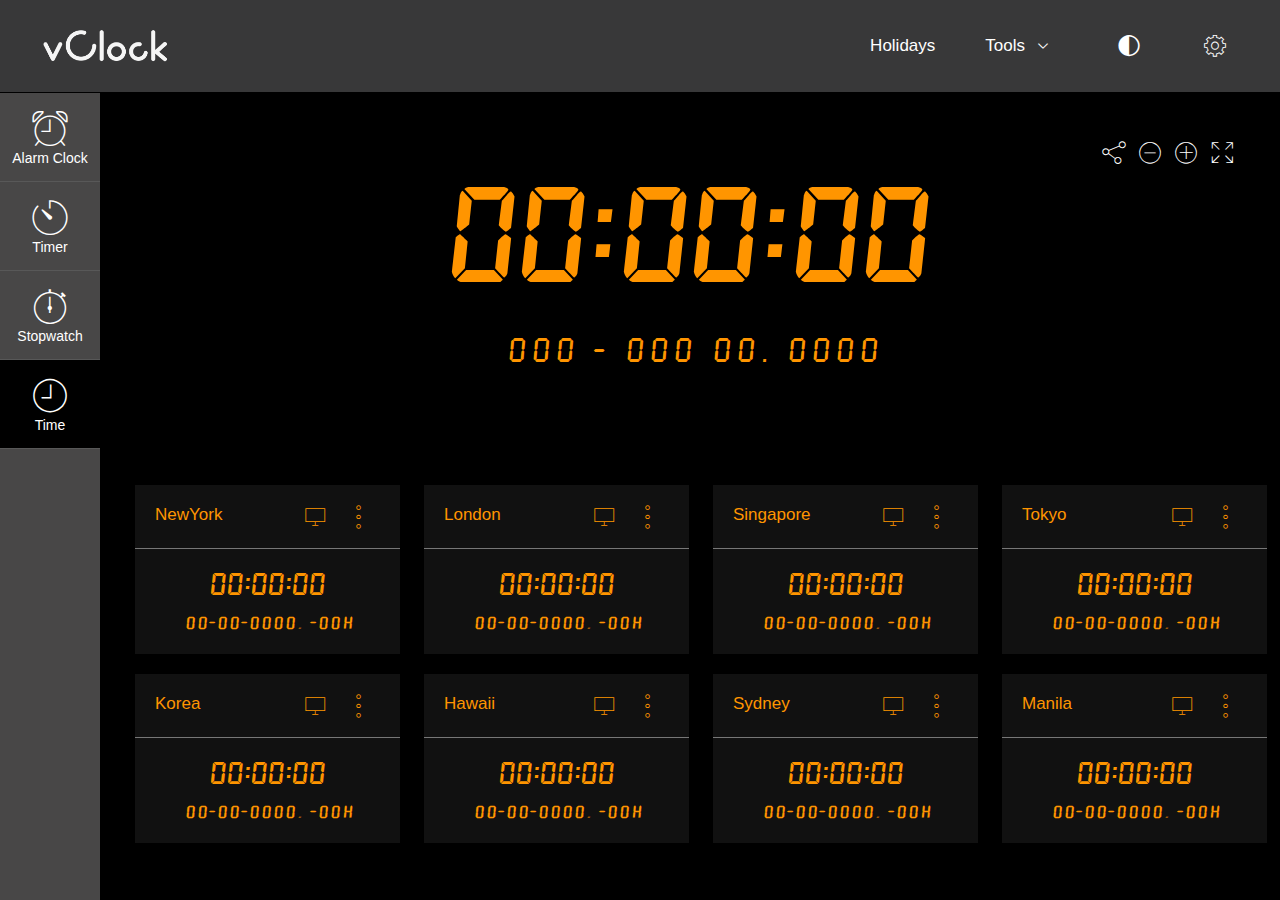
<file: index.html>
<!DOCTYPE html>
<html lang="en">

<head>
    <meta charset="UTF-8">
    <meta http-equiv="X-UA-Compatible" content="IE=edge">
    <meta name="viewport" content="width=device-width, initial-scale=1.0">
    <link rel="stylesheet" href="https://cdnjs.cloudflare.com/ajax/libs/font-awesome/6.0.0-beta3/css/all.min.css" integrity="sha512-Fo3rlrZj/k7ujTnHg4CGR2D7kSs0v4LLanw2qksYuRlEzO+tcaEPQogQ0KaoGN26/zrn20ImR1DfuLWnOo7aBA==" crossorigin="anonymous" referrerpolicy="no-referrer"
    />
    <link rel="stylesheet" href="./css/styleGlobal.css">
    <link rel="stylesheet" href="./css/styleForAll.css">
    <link rel="stylesheet" href="./css/styleTime.css">
    <link rel="stylesheet" href="./css/grid.css">
    <title>Time Now</title>
</head>

<body>

    <div id="overlayMobile">
    </div>

    <div id="heading">
        <a href="#">
            <img src="./img/logoImg.png" alt="" id="headingLogo">
        </a>
        <div id="headingRight">
            <ul class="textPrimary">
                <li class="headingRightItem">
                    <a href="#">
                        Holidays
                    </a>
                </li>
                <li class="headingRightItem dFlex">
                    Tools
                    <i class="icon ci-angle-down iconFont28"></i>
                    <ul id="toolList">
                        <li>
                            <a href="./html/alarm.html">Alarm Clock</a>
                        </li>
                        <li>
                            <a href="./html/timer.html">Timer</a>
                        </li>
                        <li>
                            <a href="./html/stopWatch.html">Stopwatch</a>
                        </li>
                        <li>
                            <a href="./html/time.html">Clock</a>
                        </li>
                    </ul>
                </li>
                <li class="headingRightItem dFlex">
                    <i class="icon ci-contrast iconFont28 iconHover"></i>
                </li>
                <li class="headingRightItem dFlex">
                    <i class="icon ci-config iconFont28 iconHover"></i>
                </li>
            </ul>
        </div>


    </div>

    <div id="setting">
        <p class="textPrimary">Settings</p>
        <div class="margin20"></div>
        <div class="line"></div>
        <div class="margin30"></div>

        <div class="settingOption">
            <p class="textSecond">Digital Font</p>
            <label class="switch">
                <input type="checkbox" checked>
                <span class="slider round"></span>
            </label>
        </div>
        <div class="settingOption">
            <p class="textSecond">12 Hours (AM/PM)</p>
            <label class="switch">
                <input type="checkbox" checked>
                <span class="slider round"></span>
            </label>
        </div>
        <div class="settingOption">
            <p class="textSecond">Show Date</p>
            <label class="switch">
                <input type="checkbox" checked>
                <span class="slider round"></span>
            </label>
        </div>
        <div class="settingOption">
            <p class="textSecond">Night Mode</p>
            <label class="switch">
                <input type="checkbox" checked>
                <span class="slider round"></span>
            </label>
        </div>
        <div class="settingColor">
            <p class="textSecond">Colors</p>
            <div id="colorList">
                <i class="ci-circle color1"></i>
                <i class="ci-circle ci-checkmark-outline color2"></i>
                <i class="ci-circle color3"></i>
                <i class="ci-circle color4"></i>
                <i class="ci-circle color5"></i>
            </div>
        </div>
    </div>

    <div id="navigation">
        <ul>
            <li class="navigationItem">
                <a href="./html/alarm.html">
                    <i class="icon ci-alarm navIcon"></i>
                    <p class="textThird">Alarm Clock</p>
                </a>
            </li>
            <li class="navigationItem">
                <a href="./html/timer.html">
                    <i class="icon ci-timer navIcon"></i>
                    <p class="textThird">Timer</p>
                </a>
            </li>
            <li class="navigationItem">
                <a href="./html/stopWatch.html">
                    <i class="icon ci-stopwatch navIcon"></i>
                    <p class="textThird">Stopwatch</p>
                </a>
            </li>
            <li class="navigationItem navActive">
                <a href="./html/time.html">
                    <i class="icon ci-clock navIcon"></i>
                    <p class="textThird">Time</p>
                </a>
            </li>
        </ul>
    </div>

    <div id="headingMobile">
        <i class="fas fa-bars icon iconFont28 iconHover" id="iconOpenBar"></i>
        <p class="textPrimary">Online Alarm Clock</p>
        <i class="icon ci-config iconFont28 iconHover"></i>
    </div>

    <div id="navigationMobile">

        <div class="navigationMobileChild">
            <img src="./img/logoImg.png" alt="" id="navigationMobileLogo">
            <i class="ci-close icon iconFont28 iconHover" id="iconCloseNavigationMobile"></i>
        </div>

        <a href="./html/alarm.html" class="navigationMobileChild navigationMobileHover">
            <i class="icon ci-alarm iconFont28"></i>
            <p class="textPrimary">Alarm Clock</p>
        </a>

        <a href="./html/timer.html" class="navigationMobileChild navigationMobileHover">
            <i class="icon ci-timer iconFont28"></i>
            <p class="textPrimary">Timer</p>
        </a>

        <a href="./html/stopWatch.html" class="navigationMobileChild navigationMobileHover">
            <i class="icon ci-stopwatch iconFont28"></i>
            <p class="textPrimary">Stopwatch</p>
        </a>

        <a href="./html/time.html" class="navigationMobileChild navigationMobileHover navigationMobileActive">
            <i class="icon ci-clock iconFont28"></i>
            <p class="textPrimary">Time</p>
        </a>

    </div>

    <div id="alarmContainer">

        <div class="tools">
            <i class="ci-share icon iconFont28 iconHover"></i>
            <i class="ci-less icon iconFont28 iconHover"></i>
            <i class="ci-plus2 icon iconFont28 iconHover"></i>
            <i class="ci-expand1 icon iconFont28 iconHover" id="iconFullScreen"></i>
        </div>

        <div class="alarmContainerTime color2">
            <div class="alarmContainerHour fontTime">00:00:00</div>
            <div class="alarmContainerDate fontDate">000 - 000 00. 0000</div>
        </div>

    </div>

    <div id="timeListCountry" class="row color2">
        <div class="col l-3 m-4 s-12 ">
            <div class="timeCountryHeading dFlex">
                <p class="textPrimary">NewYork</p>
                <i class="icon ci-monitor iconFont23"></i>
                <i class="icon ci-menu3 iconFont23"></i>
            </div>
            <div class="timeCountryBody" id="newyork">
                <div class="timeCountryBodyTime fontTime">00:00:00</div>
                <div class="timeCountryBodyDate fontDate">00-00-0000, -00H</div>
            </div>
        </div>
        <div class="col l-3 m-4 s-12 ">
            <div class="timeCountryHeading dFlex">
                <p class="textPrimary">London</p>
                <i class="icon ci-monitor iconFont23"></i>
                <i class="icon ci-menu3 iconFont23"></i>
            </div>
            <div class="timeCountryBody" id="london">
                <div class="timeCountryBodyTime fontTime">00:00:00</div>
                <div class="timeCountryBodyDate fontDate">00-00-0000, -00H</div>
            </div>
        </div>
        <div class="col l-3 m-4 s-12 ">
            <div class="timeCountryHeading dFlex">
                <p class="textPrimary">Singapore</p>
                <i class="icon ci-monitor iconFont23"></i>
                <i class="icon ci-menu3 iconFont23"></i>
            </div>
            <div class="timeCountryBody" id="singapore">
                <div class="timeCountryBodyTime fontTime">00:00:00</div>
                <div class="timeCountryBodyDate fontDate">00-00-0000, -00H</div>
            </div>
        </div>
        <div class="col l-3 m-4 s-12 ">
            <div class="timeCountryHeading dFlex">
                <p class="textPrimary">Tokyo</p>
                <i class="icon ci-monitor iconFont23"></i>
                <i class="icon ci-menu3 iconFont23"></i>
            </div>
            <div class="timeCountryBody" id="tokyo">
                <div class="timeCountryBodyTime fontTime">00:00:00</div>
                <div class="timeCountryBodyDate fontDate">00-00-0000, -00H</div>
            </div>
        </div>
        <div class="col l-3 m-4 s-12 ">
            <div class="timeCountryHeading dFlex">
                <p class="textPrimary">Korea</p>
                <i class="icon ci-monitor iconFont23"></i>
                <i class="icon ci-menu3 iconFont23"></i>
            </div>
            <div class="timeCountryBody" id="korea">
                <div class="timeCountryBodyTime fontTime">00:00:00</div>
                <div class="timeCountryBodyDate fontDate">00-00-0000, -00H</div>
            </div>
        </div>
        <div class="col l-3 m-4 s-12 ">
            <div class="timeCountryHeading dFlex">
                <p class="textPrimary">Hawaii</p>
                <i class="icon ci-monitor iconFont23"></i>
                <i class="icon ci-menu3 iconFont23"></i>
            </div>
            <div class="timeCountryBody" id="hawaii">
                <div class="timeCountryBodyTime fontTime">00:00:00</div>
                <div class="timeCountryBodyDate fontDate">00-00-0000, -00H</div>
            </div>
        </div>
        <div class="col l-3 m-4 s-12 ">
            <div class="timeCountryHeading dFlex">
                <p class="textPrimary">Sydney</p>
                <i class="icon ci-monitor iconFont23"></i>
                <i class="icon ci-menu3 iconFont23"></i>
            </div>
            <div class="timeCountryBody" id="sydney">
                <div class="timeCountryBodyTime fontTime">00:00:00</div>
                <div class="timeCountryBodyDate fontDate">00-00-0000, -00H</div>
            </div>
        </div>
        <div class="col l-3 m-4 s-12 ">
            <div class="timeCountryHeading dFlex">
                <p class="textPrimary">Manila</p>
                <i class="icon ci-monitor iconFont23"></i>
                <i class="icon ci-menu3 iconFont23"></i>
            </div>
            <div class="timeCountryBody" id="manila">
                <div class="timeCountryBodyTime fontTime">00:00:00</div>
                <div class="timeCountryBodyDate fontDate">00-00-0000, -00H</div>
            </div>
        </div>

    </div>

    <script src="./js/time.js"></script>
</body>

</html>
</file>
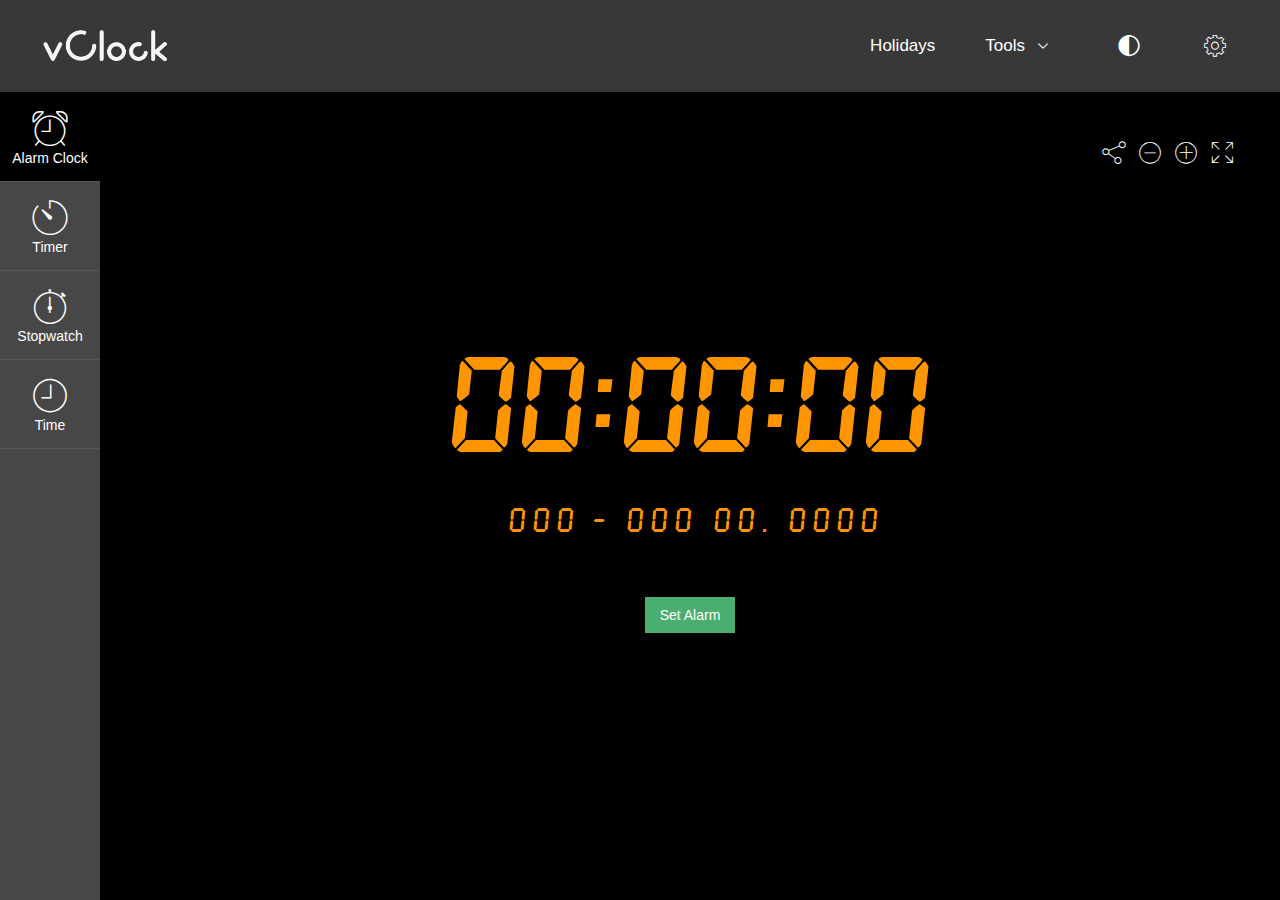
<file: html/alarm.html>
<!DOCTYPE html>
<html lang="en">

<head>
    <meta charset="UTF-8">
    <meta http-equiv="X-UA-Compatible" content="IE=edge">
    <meta name="viewport" content="width=device-width, initial-scale=1.0">
    <link rel="stylesheet" href="https://cdnjs.cloudflare.com/ajax/libs/font-awesome/6.0.0-beta3/css/all.min.css" integrity="sha512-Fo3rlrZj/k7ujTnHg4CGR2D7kSs0v4LLanw2qksYuRlEzO+tcaEPQogQ0KaoGN26/zrn20ImR1DfuLWnOo7aBA==" crossorigin="anonymous" referrerpolicy="no-referrer"
    />
    <link rel="stylesheet" href="../css/styleGlobal.css">
    <link rel="stylesheet" href="../css/styleForAll.css">
    <link rel="stylesheet" href="../css/styleAlarm.css">
    <link rel="stylesheet" href="../css/grid.css">
    <title>Alarm Clock</title>
</head>

<body>

    <div id="overlayEdit">
    </div>

    <div id="overlayNotice">
    </div>

    <div id="overlayMobile">
    </div>

    <div id="heading">
        <a href="#">
            <img src="../img/logoImg.png" alt="" id="headingLogo">
        </a>
        <div id="headingRight">
            <ul class="textPrimary">
                <li class="headingRightItem">
                    <a href="#">
                        Holidays
                    </a>
                </li>
                <li class="headingRightItem dFlex">
                    Tools
                    <i class="icon ci-angle-down iconFont28"></i>
                    <ul id="toolList">
                        <li>
                            <a href="./alarm.html">Alarm Clock</a>
                        </li>
                        <li>
                            <a href="./timer.html">Timer</a>
                        </li>
                        <li>
                            <a href="./stopWatch.html">Stopwatch</a>
                        </li>
                        <li>
                            <a href="./time.html">Clock</a>
                        </li>
                    </ul>
                </li>
                <li class="headingRightItem dFlex">
                    <i class="icon ci-contrast iconFont28 iconHover"></i>
                </li>
                <li class="headingRightItem dFlex">
                    <i class="icon ci-config iconFont28 iconHover"></i>
                </li>
            </ul>
        </div>


    </div>

    <div id="setting">
        <p class="textPrimary">Settings</p>
        <div class="margin20"></div>
        <div class="line"></div>
        <div class="margin30"></div>

        <div class="settingOption">
            <p class="textSecond">Digital Font</p>
            <label class="switch">
                <input type="checkbox" checked>
                <span class="slider round"></span>
            </label>
        </div>
        <div class="settingOption">
            <p class="textSecond">12 Hours (AM/PM)</p>
            <label class="switch">
                <input type="checkbox" checked>
                <span class="slider round"></span>
            </label>
        </div>
        <div class="settingOption">
            <p class="textSecond">Show Date</p>
            <label class="switch">
                <input type="checkbox" checked>
                <span class="slider round"></span>
            </label>
        </div>
        <div class="settingOption">
            <p class="textSecond">Night Mode</p>
            <label class="switch">
                <input type="checkbox" checked>
                <span class="slider round"></span>
            </label>
        </div>
        <div class="settingColor">
            <p class="textSecond">Colors</p>
            <div id="colorList">
                <i class="ci-circle color1"></i>
                <i class="ci-circle ci-checkmark-outline color2"></i>
                <i class="ci-circle color3"></i>
                <i class="ci-circle color4"></i>
                <i class="ci-circle color5"></i>
            </div>
        </div>
    </div>

    <div id="navigation">
        <ul>
            <li class="navigationItem navActive">
                <a href="./alarm.html">
                    <i class="icon ci-alarm navIcon"></i>
                    <p class="textThird">Alarm Clock</p>
                </a>
            </li>
            <li class="navigationItem">
                <a href="./timer.html">
                    <i class="icon ci-timer navIcon"></i>
                    <p class="textThird">Timer</p>
                </a>
            </li>
            <li class="navigationItem">
                <a href="./stopWatch.html">
                    <i class="icon ci-stopwatch navIcon"></i>
                    <p class="textThird">Stopwatch</p>
                </a>
            </li>
            <li class="navigationItem">
                <a href="./time.html">
                    <i class="icon ci-clock navIcon"></i>
                    <p class="textThird">Time</p>
                </a>
            </li>
        </ul>
    </div>

    <div id="headingMobile">
        <i class="fas fa-bars icon iconFont28 iconHover" id="iconOpenBar"></i>
        <p class="textPrimary">Online Alarm Clock</p>
        <i class="icon ci-config iconFont28 iconHover"></i>
    </div>

    <div id="navigationMobile">

        <div class="navigationMobileChild">
            <img src="../img/logoImg.png" alt="" id="navigationMobileLogo">
            <i class="ci-close icon iconFont28 iconHover" id="iconCloseNavigationMobile"></i>
        </div>

        <a href="./alarm.html" class="navigationMobileChild navigationMobileHover navigationMobileActive">
            <i class="icon ci-alarm iconFont28"></i>
            <p class="textPrimary">Alarm Clock</p>
        </a>

        <a href="./timer.html" class="navigationMobileChild navigationMobileHover">
            <i class="icon ci-timer iconFont28"></i>
            <p class="textPrimary">Timer</p>
        </a>

        <a href="./stopWatch.html" class="navigationMobileChild navigationMobileHover">
            <i class="icon ci-stopwatch iconFont28"></i>
            <p class="textPrimary">Stopwatch</p>
        </a>

        <a href="./time.html" class="navigationMobileChild navigationMobileHover">
            <i class="icon ci-clock iconFont28"></i>
            <p class="textPrimary">Time</p>
        </a>

    </div>

    <div id="alarmContainer">

        <div class="tools">
            <i class="ci-share icon iconFont28 iconHover"></i>
            <i class="ci-less icon iconFont28 iconHover"></i>
            <i class="ci-plus2 icon iconFont28 iconHover"></i>
            <i class="ci-expand1 icon iconFont28 iconHover" id="iconFullScreen"></i>
        </div>

        <div class="alarmContainerTime color2">
            <div class="alarmContainerHour fontTime">00:00:00</div>
            <div class="alarmContainerDate fontDate">000 - 000 00. 0000</div>
            <div id="btnSetAlarm" class="button buttonColor1">Set Alarm</div>
        </div>

        <div class="alarmContainerNotice color2">
            <p class="alarmContainerTitleNotice margin0auto">Alarm</p>
            <div class="alarmContainerTimeSet margin0auto">
                <i class="icon ci-alarm navIcon margin0auto"></i>
                <p id="timeAlarm" class="alarmContainerTimeText fontTime margin0auto">00:00</p>
            </div>
            <div class="alarmContainerTimeSet margin0auto">
                <i class="icon ci-timer iconFont23"></i>
                <span class="alarmContainerTimeCount fontTime">00:00:00</span>
            </div>
            <button id="btnStopAlarm" class="button buttonColor4 margin0auto" style="width: 100px">Stop Alarm</button>
        </div>
    </div>

    <div id="editAlarm">
        <div class="modalHeader">
            <p class="modalTitle">Edit Alarm</p>
            <i class="ci-close icon iconFont28 iconHover" id="iconClose"></i>
        </div>
        <div class="modalBody">
            <div class="row">
                <div class="col l-6 m-6 s-12">
                    <p class="textSecond">Hours</p>
                    <div class="margin10"></div>
                    <div class="inputGroup">
                        <button class="buttonSecond" id="btnDecreaseHour">
                            <i class="ci-arrow-left icon"></i>
                        </button>
                        <select name="" id="setHour" class="formSelect">
                            <option value="00">00</option>
                            <option value="01">01</option>
                            <option value="02">02</option>
                            <option value="03">03</option>
                            <option value="04">04</option>
                            <option value="05">05</option>
                            <option value="06">06</option>
                            <option value="07">07</option>
                            <option value="08">08</option>
                            <option value="09">09</option>
                            <option value="10">10</option>
                            <option value="11">11</option>
                            <option value="12">12</option>
                            <option value="13">13</option>
                            <option value="14">14</option>
                            <option value="15">15</option>
                            <option value="16">16</option>
                            <option value="17">17</option>
                            <option value="18">18</option>
                            <option value="19">19</option>
                            <option value="20">20</option>
                            <option value="21">21</option>
                            <option value="22">22</option>
                            <option value="23">23</option>
                        </select>
                        <button class="buttonSecond" id="btnIncreaseHour">
                            <i class="ci-arrow-right icon"></i>
                        </button>
                    </div>
                </div>
                <div class="col l-6 m-6 s-12">
                    <p class="textSecond">Minutes</p>
                    <div class="margin10"></div>
                    <div class="inputGroup">
                        <button class="buttonSecond" id="btnDecreaseMinute">
                            <i class="ci-arrow-left icon"></i>
                        </button>
                        <select name="" id="setMinute" class="formSelect">
                            <option value="00">00</option>
                            <option value="01">01</option>
                            <option value="02">02</option>
                            <option value="03">03</option>
                            <option value="04">04</option>
                            <option value="05">05</option>
                            <option value="06">06</option>
                            <option value="07">07</option>
                            <option value="08">08</option>
                            <option value="09">09</option>
                            <option value="10">10</option>
                            <option value="11">11</option>
                            <option value="12">12</option>
                            <option value="13">13</option>
                            <option value="14">14</option>
                            <option value="15">15</option>
                            <option value="16">16</option>
                            <option value="17">17</option>
                            <option value="18">18</option>
                            <option value="19">19</option>
                            <option value="20">20</option>
                            <option value="21">21</option>
                            <option value="22">22</option>
                            <option value="23">23</option>
                            <option value="24">24</option>
                            <option value="25">25</option>
                            <option value="26">26</option>
                            <option value="27">27</option>
                            <option value="28">28</option>
                            <option value="29">29</option>
                            <option value="30">30</option>
                            <option value="31">31</option>
                            <option value="32">32</option>
                            <option value="33">33</option>
                            <option value="34">34</option>
                            <option value="35">35</option>
                            <option value="36">36</option>
                            <option value="37">37</option>
                            <option value="38">38</option>
                            <option value="39">39</option>
                            <option value="40">40</option>
                            <option value="41">41</option>
                            <option value="42">42</option>
                            <option value="43">43</option>
                            <option value="44">44</option>
                            <option value="45">45</option>
                            <option value="46">46</option>
                            <option value="47">47</option>
                            <option value="48">48</option>
                            <option value="49">49</option>
                            <option value="50">50</option>
                            <option value="51">51</option>
                            <option value="52">52</option>
                            <option value="53">53</option>
                            <option value="54">54</option>
                            <option value="55">55</option>
                            <option value="56">56</option>
                            <option value="57">57</option>
                            <option value="58">58</option>
                            <option value="59">59</option>
                        </select>
                        <button class="buttonSecond" id="btnIncreaseMinute">
                            <i class="ci-arrow-right icon"></i>
                        </button>
                    </div>
                </div>
            </div>
            <div class="margin20"></div>
            <div class="row">
                <div class="col l-7 m-7 s-7">
                    <p class="textSecond">Sounds</p>
                    <div class="margin10"></div>
                    <div class="dFlex">
                        <select name="" id="setSound" class="formSelect">
                            <option>Bells</option>
                            <option>Piano</option>
                            <option>School</option>
                        </select>
                        <button class="buttonSecond" id="btnPlay">
                            <i class="ci-play-outline" id="iconPlay"></i>
                        </button>
                        <button class="buttonSecond" style="margin-left: 4px">
                            <i class="ci-more"></i>
                        </button>
                    </div>
                </div>
                <div class="col l-5 m-5 s-5 repeatDiv">
                    <div class="margin30"></div>
                    <div class="dFlex" style="height:44px">
                        <input type="checkbox" name="repeatSound" id="repeatSound" class="repeatSound">
                        <label for="repeatSound" class="repeatSound">
                            <p class="textPrimary">Repeat Sound</p>
                        </label>
                    </div>
                </div>
            </div>
            <div class="margin20"></div>
            <div class="dFlex" style="flex-direction: column;">
                <p class="textSecond">Title</p>
                <div class="margin10"></div>
                <input type="text" id="titleEdit" class="formSelect" placeholder="Alarm" value="Alarm">
            </div>

        </div>
        <div class="modalFooter">
            <button class="button color6" id="btnTest">Test</button>
            <div>
                <button class="button color6" id="buttonClose">Cancel</button>
                <button id="btnStart" class="button buttonColor1 color1">Start</button>

            </div>
        </div>
    </div>

    <div id="noticeAlarm">
        <div class="modalHeader">
            <p class="modalTitle">Alarm</p>
            <i class="ci-close icon iconFont28 iconHover" id="iconCloseNotice"></i>
        </div>
        <div class="modalBody dFlex">
            <div class="iCircle dFlex">
                <i class="icon ci-alarm"></i>
            </div>
            <div class="margin30"></div>
            <div id="titleNotice" class="modalTitle margin0auto"></div>
            <div class="margin20"></div>
            <div id="hourNotice" class="modalTitle margin0auto"></div>
            <div class="margin20"></div>
        </div>
        <div class="modalFooter dFlex">
            <button class="button buttonColor4 margin0auto" id="btnCloseNotice">OK</button>
        </div>
    </div>

    <audio src="../sounds/bells.mp3"></audio>

    <script src="../js/alarm.js"></script>
</body>

</html>
</file>
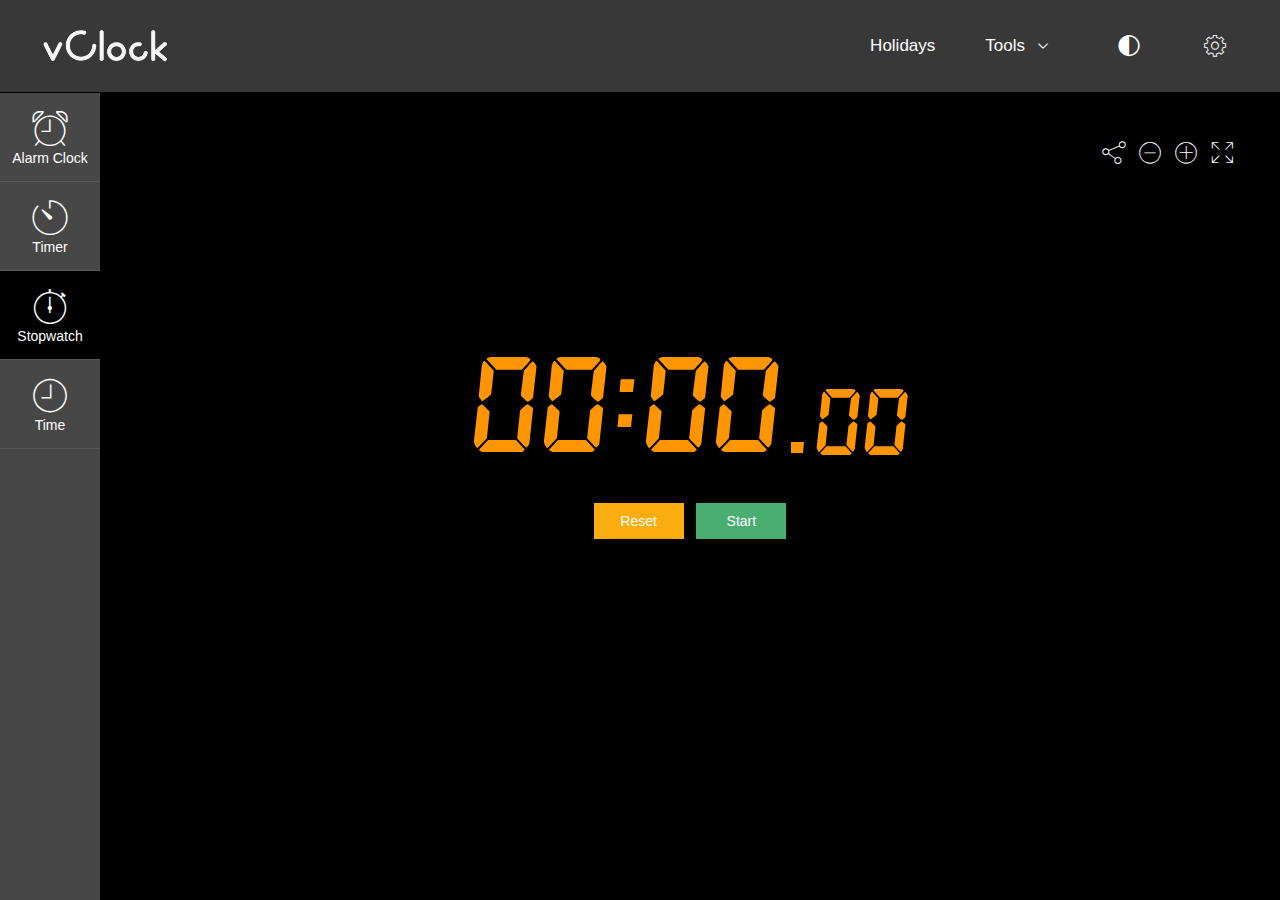
<file: html/stopWatch.html>
<!DOCTYPE html>
<html lang="en">

<head>
    <meta charset="UTF-8">
    <meta http-equiv="X-UA-Compatible" content="IE=edge">
    <meta name="viewport" content="width=device-width, initial-scale=1.0">
    <link rel="stylesheet" href="https://cdnjs.cloudflare.com/ajax/libs/font-awesome/6.0.0-beta3/css/all.min.css" integrity="sha512-Fo3rlrZj/k7ujTnHg4CGR2D7kSs0v4LLanw2qksYuRlEzO+tcaEPQogQ0KaoGN26/zrn20ImR1DfuLWnOo7aBA==" crossorigin="anonymous" referrerpolicy="no-referrer"
    />
    <link rel="stylesheet" href="../css/styleGlobal.css">
    <link rel="stylesheet" href="../css/styleForAll.css">
    <link rel="stylesheet" href="../css/styleStopWatch.css">
    <link rel="stylesheet" href="../css/grid.css">
    <title>Stop Watch</title>
</head>

<body>

    <div id="overlayMobile">
    </div>

    <div id="heading">
        <a href="#">
            <img src="../img/logoImg.png" alt="" id="headingLogo">
        </a>
        <div id="headingRight">
            <ul class="textPrimary">
                <li class="headingRightItem">
                    <a href="#">
                        Holidays
                    </a>
                </li>
                <li class="headingRightItem dFlex">
                    Tools
                    <i class="icon ci-angle-down iconFont28"></i>
                    <ul id="toolList">
                        <li>
                            <a href="./alarm.html">Alarm Clock</a>
                        </li>
                        <li>
                            <a href="./timer.html">Timer</a>
                        </li>
                        <li>
                            <a href="./stopWatch.html">Stopwatch</a>
                        </li>
                        <li>
                            <a href="./time.html">Clock</a>
                        </li>
                    </ul>
                </li>
                <li class="headingRightItem dFlex">
                    <i class="icon ci-contrast iconFont28 iconHover"></i>
                </li>
                <li class="headingRightItem dFlex">
                    <i class="icon ci-config iconFont28 iconHover"></i>
                </li>
            </ul>
        </div>


    </div>

    <div id="setting">
        <p class="textPrimary">Settings</p>
        <div class="margin20"></div>
        <div class="line"></div>
        <div class="margin30"></div>

        <div class="settingOption">
            <p class="textSecond">Digital Font</p>
            <label class="switch">
                <input type="checkbox" checked>
                <span class="slider round"></span>
            </label>
        </div>
        <div class="settingOption">
            <p class="textSecond">Night Mode</p>
            <label class="switch">
                <input type="checkbox" checked>
                <span class="slider round"></span>
            </label>
        </div>
        <div class="settingColor">
            <p class="textSecond">Colors</p>
            <div id="colorList">
                <i class="ci-circle color1"></i>
                <i class="ci-circle ci-checkmark-outline color2"></i>
                <i class="ci-circle color3"></i>
                <i class="ci-circle color4"></i>
                <i class="ci-circle color5"></i>
            </div>
        </div>
    </div>

    <div id="navigation">
        <ul>
            <li class="navigationItem">
                <a href="./alarm.html">
                    <i class="icon ci-alarm navIcon"></i>
                    <p class="textThird">Alarm Clock</p>
                </a>
            </li>
            <li class="navigationItem">
                <a href="./timer.html">
                    <i class="icon ci-timer navIcon"></i>
                    <p class="textThird">Timer</p>
                </a>
            </li>
            <li class="navigationItem navActive">
                <a href="./stopWatch.html">
                    <i class="icon ci-stopwatch navIcon"></i>
                    <p class="textThird">Stopwatch</p>
                </a>
            </li>
            <li class="navigationItem">
                <a href="./time.html">
                    <i class="icon ci-clock navIcon"></i>
                    <p class="textThird">Time</p>
                </a>
            </li>
        </ul>
    </div>

    <div id="headingMobile">
        <i class="fas fa-bars icon iconFont28 iconHover" id="iconOpenBar"></i>
        <p class="textPrimary">Online Alarm Clock</p>
        <i class="icon ci-config iconFont28 iconHover"></i>
    </div>

    <div id="navigationMobile">

        <div class="navigationMobileChild">
            <img src="../img/logoImg.png" alt="" id="navigationMobileLogo">
            <i class="ci-close icon iconFont28 iconHover" id="iconCloseNavigationMobile"></i>
        </div>

        <a href="./alarm.html" class="navigationMobileChild navigationMobileHover">
            <i class="icon ci-alarm iconFont28"></i>
            <p class="textPrimary">Alarm Clock</p>
        </a>

        <a href="./timer.html" class="navigationMobileChild navigationMobileHover">
            <i class="icon ci-timer iconFont28"></i>
            <p class="textPrimary">Timer</p>
        </a>

        <a href="./stopWatch.html" class="navigationMobileChild navigationMobileHover navigationMobileActive">
            <i class="icon ci-stopwatch iconFont28"></i>
            <p class="textPrimary">Stopwatch</p>
        </a>

        <a href="./time.html" class="navigationMobileChild navigationMobileHover">
            <i class="icon ci-clock iconFont28"></i>
            <p class="textPrimary">Time</p>
        </a>

    </div>

    <div id="alarmContainer">

        <div class="tools">
            <i class="ci-share icon iconFont28 iconHover"></i>
            <i class="ci-less icon iconFont28 iconHover"></i>
            <i class="ci-plus2 icon iconFont28 iconHover"></i>
            <i class="ci-expand1 icon iconFont28 iconHover" id="iconFullScreen"></i>
        </div>

        <div class="alarmContainerTime color2">
            <div class="timeCount fontTime">
                <span id="minute">00</span>:<span id="second">00</span>.<span id="milisecond">00</span>
            </div>
            <button id="btnReset" class="button buttonColor3">Reset</button>
            <button id="btnStart" class="button buttonColor1">Start</button>
        </div>

        <table class="timeLap color2">
            <thead id="headerListLap" class="fontDate">
            </thead>
            <tbody id="listLap" class="fontTime">
            </tbody>
        </table>

    </div>

    <script src="../js/stopwatch.js"></script>
</body>

</html>
</file>
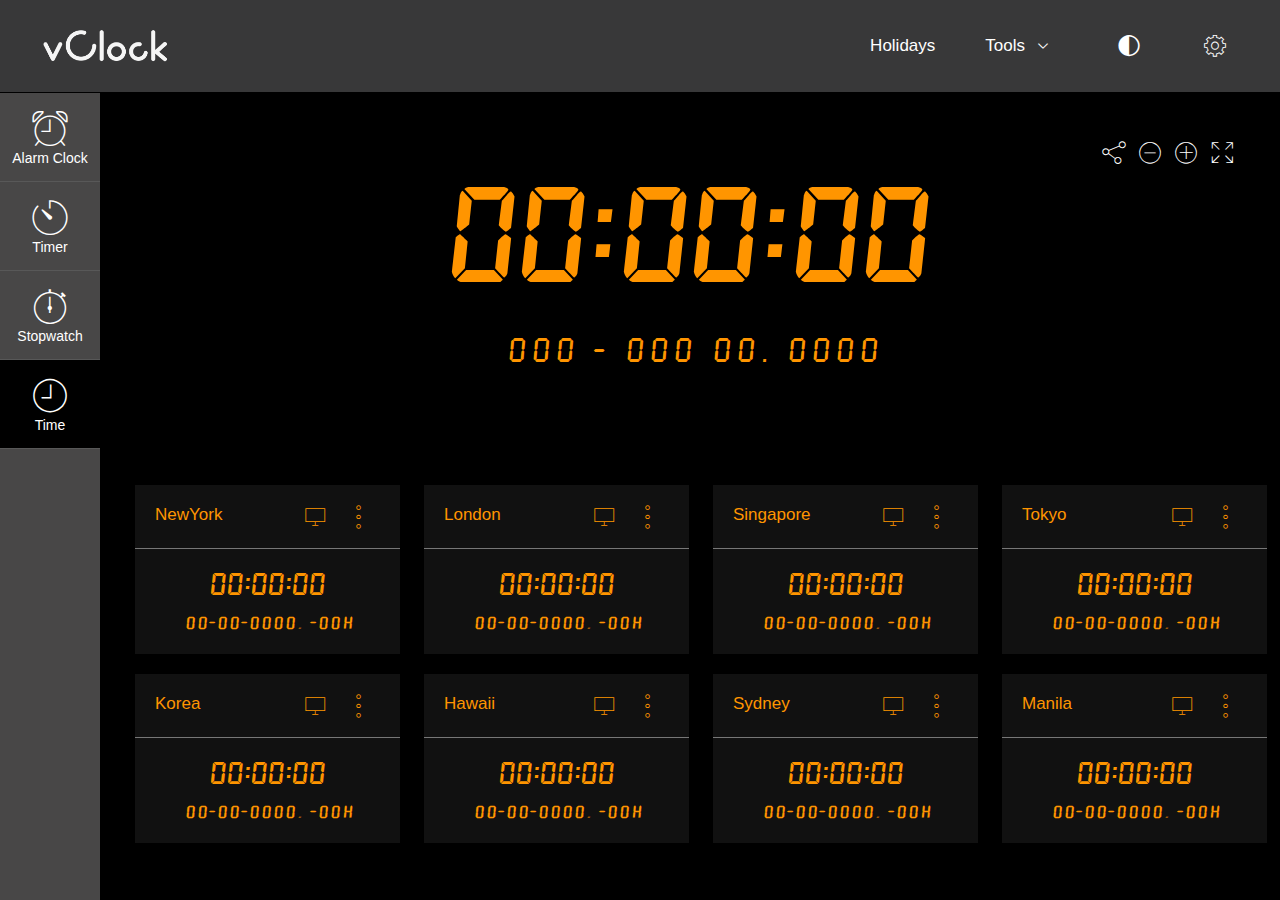
<file: html/time.html>
<!DOCTYPE html>
<html lang="en">

<head>
    <meta charset="UTF-8">
    <meta http-equiv="X-UA-Compatible" content="IE=edge">
    <meta name="viewport" content="width=device-width, initial-scale=1.0">
    <link rel="stylesheet" href="https://cdnjs.cloudflare.com/ajax/libs/font-awesome/6.0.0-beta3/css/all.min.css" integrity="sha512-Fo3rlrZj/k7ujTnHg4CGR2D7kSs0v4LLanw2qksYuRlEzO+tcaEPQogQ0KaoGN26/zrn20ImR1DfuLWnOo7aBA==" crossorigin="anonymous" referrerpolicy="no-referrer"
    />
    <link rel="stylesheet" href="../css/styleGlobal.css">
    <link rel="stylesheet" href="../css/styleForAll.css">
    <link rel="stylesheet" href="../css/styleTime.css">
    <link rel="stylesheet" href="../css/grid.css">
    <title>Time Now</title>
</head>

<body>

    <div id="overlayMobile">
    </div>

    <div id="heading">
        <a href="#">
            <img src="../img/logoImg.png" alt="" id="headingLogo">
        </a>
        <div id="headingRight">
            <ul class="textPrimary">
                <li class="headingRightItem">
                    <a href="#">
                        Holidays
                    </a>
                </li>
                <li class="headingRightItem dFlex">
                    Tools
                    <i class="icon ci-angle-down iconFont28"></i>
                    <ul id="toolList">
                        <li>
                            <a href="./alarm.html">Alarm Clock</a>
                        </li>
                        <li>
                            <a href="./timer.html">Timer</a>
                        </li>
                        <li>
                            <a href="./stopWatch.html">Stopwatch</a>
                        </li>
                        <li>
                            <a href="./time.html">Clock</a>
                        </li>
                    </ul>
                </li>
                <li class="headingRightItem dFlex">
                    <i class="icon ci-contrast iconFont28 iconHover"></i>
                </li>
                <li class="headingRightItem dFlex">
                    <i class="icon ci-config iconFont28 iconHover"></i>
                </li>
            </ul>
        </div>


    </div>

    <div id="setting">
        <p class="textPrimary">Settings</p>
        <div class="margin20"></div>
        <div class="line"></div>
        <div class="margin30"></div>

        <div class="settingOption">
            <p class="textSecond">Digital Font</p>
            <label class="switch">
                <input type="checkbox" checked>
                <span class="slider round"></span>
            </label>
        </div>
        <div class="settingOption">
            <p class="textSecond">12 Hours (AM/PM)</p>
            <label class="switch">
                <input type="checkbox" checked>
                <span class="slider round"></span>
            </label>
        </div>
        <div class="settingOption">
            <p class="textSecond">Show Date</p>
            <label class="switch">
                <input type="checkbox" checked>
                <span class="slider round"></span>
            </label>
        </div>
        <div class="settingOption">
            <p class="textSecond">Night Mode</p>
            <label class="switch">
                <input type="checkbox" checked>
                <span class="slider round"></span>
            </label>
        </div>
        <div class="settingColor">
            <p class="textSecond">Colors</p>
            <div id="colorList">
                <i class="ci-circle color1"></i>
                <i class="ci-circle ci-checkmark-outline color2"></i>
                <i class="ci-circle color3"></i>
                <i class="ci-circle color4"></i>
                <i class="ci-circle color5"></i>
            </div>
        </div>
    </div>

    <div id="navigation">
        <ul>
            <li class="navigationItem">
                <a href="./alarm.html">
                    <i class="icon ci-alarm navIcon"></i>
                    <p class="textThird">Alarm Clock</p>
                </a>
            </li>
            <li class="navigationItem">
                <a href="./timer.html">
                    <i class="icon ci-timer navIcon"></i>
                    <p class="textThird">Timer</p>
                </a>
            </li>
            <li class="navigationItem">
                <a href="./stopWatch.html">
                    <i class="icon ci-stopwatch navIcon"></i>
                    <p class="textThird">Stopwatch</p>
                </a>
            </li>
            <li class="navigationItem navActive">
                <a href="./time.html">
                    <i class="icon ci-clock navIcon"></i>
                    <p class="textThird">Time</p>
                </a>
            </li>
        </ul>
    </div>

    <div id="headingMobile">
        <i class="fas fa-bars icon iconFont28 iconHover" id="iconOpenBar"></i>
        <p class="textPrimary">Online Alarm Clock</p>
        <i class="icon ci-config iconFont28 iconHover"></i>
    </div>

    <div id="navigationMobile">

        <div class="navigationMobileChild">
            <img src="../img/logoImg.png" alt="" id="navigationMobileLogo">
            <i class="ci-close icon iconFont28 iconHover" id="iconCloseNavigationMobile"></i>
        </div>

        <a href="./alarm.html" class="navigationMobileChild navigationMobileHover">
            <i class="icon ci-alarm iconFont28"></i>
            <p class="textPrimary">Alarm Clock</p>
        </a>

        <a href="./timer.html" class="navigationMobileChild navigationMobileHover">
            <i class="icon ci-timer iconFont28"></i>
            <p class="textPrimary">Timer</p>
        </a>

        <a href="./stopWatch.html" class="navigationMobileChild navigationMobileHover">
            <i class="icon ci-stopwatch iconFont28"></i>
            <p class="textPrimary">Stopwatch</p>
        </a>

        <a href="./time.html" class="navigationMobileChild navigationMobileHover navigationMobileActive">
            <i class="icon ci-clock iconFont28"></i>
            <p class="textPrimary">Time</p>
        </a>

    </div>

    <div id="alarmContainer">

        <div class="tools">
            <i class="ci-share icon iconFont28 iconHover"></i>
            <i class="ci-less icon iconFont28 iconHover"></i>
            <i class="ci-plus2 icon iconFont28 iconHover"></i>
            <i class="ci-expand1 icon iconFont28 iconHover" id="iconFullScreen"></i>
        </div>

        <div class="alarmContainerTime color2">
            <div class="alarmContainerHour fontTime">00:00:00</div>
            <div class="alarmContainerDate fontDate">000 - 000 00. 0000</div>
        </div>

    </div>

    <div id="timeListCountry" class="row color2">
        <div class="col l-3 m-4 s-12 ">
            <div class="timeCountryHeading dFlex">
                <p class="textPrimary">NewYork</p>
                <i class="icon ci-monitor iconFont23"></i>
                <i class="icon ci-menu3 iconFont23"></i>
            </div>
            <div class="timeCountryBody" id="newyork">
                <div class="timeCountryBodyTime fontTime">00:00:00</div>
                <div class="timeCountryBodyDate fontDate">00-00-0000, -00H</div>
            </div>
        </div>
        <div class="col l-3 m-4 s-12 ">
            <div class="timeCountryHeading dFlex">
                <p class="textPrimary">London</p>
                <i class="icon ci-monitor iconFont23"></i>
                <i class="icon ci-menu3 iconFont23"></i>
            </div>
            <div class="timeCountryBody" id="london">
                <div class="timeCountryBodyTime fontTime">00:00:00</div>
                <div class="timeCountryBodyDate fontDate">00-00-0000, -00H</div>
            </div>
        </div>
        <div class="col l-3 m-4 s-12 ">
            <div class="timeCountryHeading dFlex">
                <p class="textPrimary">Singapore</p>
                <i class="icon ci-monitor iconFont23"></i>
                <i class="icon ci-menu3 iconFont23"></i>
            </div>
            <div class="timeCountryBody" id="singapore">
                <div class="timeCountryBodyTime fontTime">00:00:00</div>
                <div class="timeCountryBodyDate fontDate">00-00-0000, -00H</div>
            </div>
        </div>
        <div class="col l-3 m-4 s-12 ">
            <div class="timeCountryHeading dFlex">
                <p class="textPrimary">Tokyo</p>
                <i class="icon ci-monitor iconFont23"></i>
                <i class="icon ci-menu3 iconFont23"></i>
            </div>
            <div class="timeCountryBody" id="tokyo">
                <div class="timeCountryBodyTime fontTime">00:00:00</div>
                <div class="timeCountryBodyDate fontDate">00-00-0000, -00H</div>
            </div>
        </div>
        <div class="col l-3 m-4 s-12 ">
            <div class="timeCountryHeading dFlex">
                <p class="textPrimary">Korea</p>
                <i class="icon ci-monitor iconFont23"></i>
                <i class="icon ci-menu3 iconFont23"></i>
            </div>
            <div class="timeCountryBody" id="korea">
                <div class="timeCountryBodyTime fontTime">00:00:00</div>
                <div class="timeCountryBodyDate fontDate">00-00-0000, -00H</div>
            </div>
        </div>
        <div class="col l-3 m-4 s-12 ">
            <div class="timeCountryHeading dFlex">
                <p class="textPrimary">Hawaii</p>
                <i class="icon ci-monitor iconFont23"></i>
                <i class="icon ci-menu3 iconFont23"></i>
            </div>
            <div class="timeCountryBody" id="hawaii">
                <div class="timeCountryBodyTime fontTime">00:00:00</div>
                <div class="timeCountryBodyDate fontDate">00-00-0000, -00H</div>
            </div>
        </div>
        <div class="col l-3 m-4 s-12 ">
            <div class="timeCountryHeading dFlex">
                <p class="textPrimary">Sydney</p>
                <i class="icon ci-monitor iconFont23"></i>
                <i class="icon ci-menu3 iconFont23"></i>
            </div>
            <div class="timeCountryBody" id="sydney">
                <div class="timeCountryBodyTime fontTime">00:00:00</div>
                <div class="timeCountryBodyDate fontDate">00-00-0000, -00H</div>
            </div>
        </div>
        <div class="col l-3 m-4 s-12 ">
            <div class="timeCountryHeading dFlex">
                <p class="textPrimary">Manila</p>
                <i class="icon ci-monitor iconFont23"></i>
                <i class="icon ci-menu3 iconFont23"></i>
            </div>
            <div class="timeCountryBody" id="manila">
                <div class="timeCountryBodyTime fontTime">00:00:00</div>
                <div class="timeCountryBodyDate fontDate">00-00-0000, -00H</div>
            </div>
        </div>

    </div>

    <script src="../js/time.js"></script>
</body>

</html>
</file>
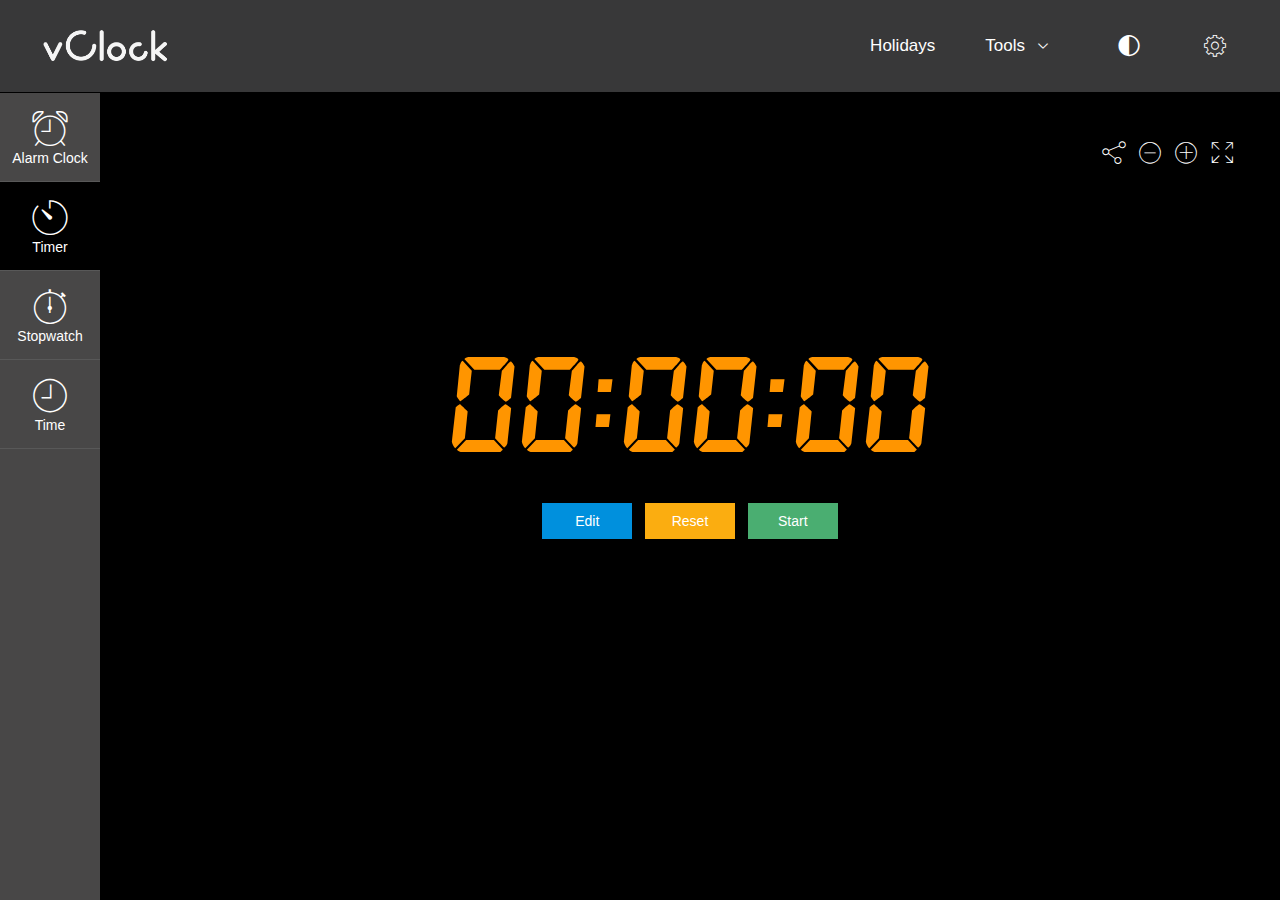
<file: html/timer.html>
<!DOCTYPE html>
<html lang="en">

<head>
    <meta charset="UTF-8">
    <meta http-equiv="X-UA-Compatible" content="IE=edge">
    <meta name="viewport" content="width=device-width, initial-scale=1.0">
    <link rel="stylesheet" href="https://cdnjs.cloudflare.com/ajax/libs/font-awesome/6.0.0-beta3/css/all.min.css" integrity="sha512-Fo3rlrZj/k7ujTnHg4CGR2D7kSs0v4LLanw2qksYuRlEzO+tcaEPQogQ0KaoGN26/zrn20ImR1DfuLWnOo7aBA==" crossorigin="anonymous" referrerpolicy="no-referrer"
    />
    <link rel="stylesheet" href="../css/styleGlobal.css">
    <link rel="stylesheet" href="../css/styleForAll.css">
    <link rel="stylesheet" href="../css/styleTimer.css">
    <link rel="stylesheet" href="../css/grid.css">
    <title>Timer</title>
</head>

<body>
    <div id="overlayEdit">
    </div>

    <div id="overlayNotice">
    </div>

    <div id="overlayMobile">
    </div>

    <div id="heading">
        <a href="#">
            <img src="../img/logoImg.png" alt="" id="headingLogo">
        </a>
        <div id="headingRight">
            <ul class="textPrimary">
                <li class="headingRightItem">
                    <a href="#">
                        Holidays
                    </a>
                </li>
                <li class="headingRightItem dFlex">
                    Tools
                    <i class="icon ci-angle-down iconFont28"></i>
                    <ul id="toolList">
                        <li>
                            <a href="./alarm.html">Alarm Clock</a>
                        </li>
                        <li>
                            <a href="./timer.html">Timer</a>
                        </li>
                        <li>
                            <a href="./stopWatch.html">Stopwatch</a>
                        </li>
                        <li>
                            <a href="./time.html">Clock</a>
                        </li>
                    </ul>
                </li>
                <li class="headingRightItem dFlex">
                    <i class="icon ci-contrast iconFont28 iconHover"></i>
                </li>
                <li class="headingRightItem dFlex">
                    <i class="icon ci-config iconFont28 iconHover"></i>
                </li>
            </ul>
        </div>


    </div>

    <div id="setting">
        <p class="textPrimary">Settings</p>
        <div class="margin20"></div>
        <div class="line"></div>
        <div class="margin30"></div>

        <div class="settingOption">
            <p class="textSecond">Digital Font</p>
            <label class="switch">
                <input type="checkbox" checked>
                <span class="slider round"></span>
            </label>
        </div>

        <div class="settingOption">
            <p class="textSecond">Night Mode</p>
            <label class="switch">
                <input type="checkbox" checked>
                <span class="slider round"></span>
            </label>
        </div>
        <div class="settingColor">
            <p class="textSecond">Colors</p>
            <div id="colorList">
                <i class="ci-circle color1"></i>
                <i class="ci-circle ci-checkmark-outline color2"></i>
                <i class="ci-circle color3"></i>
                <i class="ci-circle color4"></i>
                <i class="ci-circle color5"></i>
            </div>
        </div>
    </div>

    <div id="navigation">
        <ul>
            <li class="navigationItem">
                <a href="./alarm.html">
                    <i class="icon ci-alarm navIcon"></i>
                    <p class="textThird">Alarm Clock</p>
                </a>
            </li>
            <li class="navigationItem navActive">
                <a href="./timer.html">
                    <i class="icon ci-timer navIcon"></i>
                    <p class="textThird">Timer</p>
                </a>
            </li>
            <li class="navigationItem">
                <a href="./stopWatch.html">
                    <i class="icon ci-stopwatch navIcon"></i>
                    <p class="textThird">Stopwatch</p>
                </a>
            </li>
            <li class="navigationItem">
                <a href="./time.html">
                    <i class="icon ci-clock navIcon"></i>
                    <p class="textThird">Time</p>
                </a>
            </li>
        </ul>
    </div>

    <div id="headingMobile">
        <i class="fas fa-bars icon iconFont28 iconHover" id="iconOpenBar"></i>
        <p class="textPrimary">Online Alarm Clock</p>
        <i class="icon ci-config iconFont28 iconHover"></i>
    </div>

    <div id="navigationMobile">

        <div class="navigationMobileChild">
            <img src="../img/logoImg.png" alt="" id="navigationMobileLogo">
            <i class="ci-close icon iconFont28 iconHover" id="iconCloseNavigationMobile"></i>
        </div>

        <a href="./alarm.html" class="navigationMobileChild navigationMobileHover">
            <i class="icon ci-alarm iconFont28"></i>
            <p class="textPrimary">Alarm Clock</p>
        </a>

        <a href="./timer.html" class="navigationMobileChild navigationMobileHover navigationMobileActive">
            <i class="icon ci-timer iconFont28"></i>
            <p class="textPrimary">Timer</p>
        </a>

        <a href="./stopWatch.html" class="navigationMobileChild navigationMobileHover">
            <i class="icon ci-stopwatch iconFont28"></i>
            <p class="textPrimary">Stopwatch</p>
        </a>

        <a href="./time.html" class="navigationMobileChild navigationMobileHover">
            <i class="icon ci-clock iconFont28"></i>
            <p class="textPrimary">Time</p>
        </a>

    </div>

    <div id="alarmContainer">

        <div class="tools">
            <i class="ci-share icon iconFont28 iconHover"></i>
            <i class="ci-less icon iconFont28 iconHover"></i>
            <i class="ci-plus2 icon iconFont28 iconHover"></i>
            <i class="ci-expand1 icon iconFont28 iconHover" id="iconFullScreen"></i>
        </div>

        <div class="alarmContainerTime color2">
            <div class="timeCount fontTime">
                00:00:00
                <!-- <span id="hour">00</span>:<span id="minute">00</span>:<span id="second">00</span> -->
            </div>
            <button id="btnEdit" class="button buttonColor2">Edit</button>
            <button id="btnReset" class="button buttonColor3">Reset</button>
            <button id="btnStart" class="button buttonColor1">Start</button>
        </div>

    </div>

    <div id="editAlarm">
        <div class="modalHeader">
            <p class="modalTitle">Edit Timer</p>
            <i class="ci-close icon iconFont28 iconHover" id="iconClose"></i>
        </div>
        <div class="modalBody">

            <div class="row" id="countInDay">
                <div class="col l-4 m-4 s-12">
                    <p class="textSecond">Hours</p>
                    <div class="margin10"></div>
                    <div class="inputGroup">
                        <button class="buttonSecond" id="btnDecreaseHour">
                            <i class="ci-arrow-left icon"></i>
                        </button>
                        <select name="" id="setHour" class="formSelect">
                            <option value="00">00</option>
                            <option value="01">01</option>
                            <option value="02">02</option>
                            <option value="03">03</option>
                            <option value="04">04</option>
                            <option value="05">05</option>
                            <option value="06">06</option>
                            <option value="07">07</option>
                            <option value="08">08</option>
                            <option value="09">09</option>
                            <option value="10">10</option>
                            <option value="11">11</option>
                            <option value="12">12</option>
                            <option value="13">13</option>
                            <option value="14">14</option>
                            <option value="15">15</option>
                            <option value="16">16</option>
                            <option value="17">17</option>
                            <option value="18">18</option>
                            <option value="19">19</option>
                            <option value="20">20</option>
                            <option value="21">21</option>
                            <option value="22">22</option>
                            <option value="23">23</option>
                        </select>
                        <button class="buttonSecond" id="btnIncreaseHour">
                            <i class="ci-arrow-right icon"></i>
                        </button>
                    </div>
                </div>
                <div class="col l-4 m-4 s-12">
                    <p class="textSecond">Minutes</p>
                    <div class="margin10"></div>
                    <div class="inputGroup">
                        <button class="buttonSecond" id="btnDecreaseMinute">
                            <i class="ci-arrow-left icon"></i>
                        </button>
                        <select name="" id="setMinute" class="formSelect">
                            <option value="00">00</option>
                            <option value="01">01</option>
                            <option value="02">02</option>
                            <option value="03">03</option>
                            <option value="04">04</option>
                            <option value="05">05</option>
                            <option value="06">06</option>
                            <option value="07">07</option>
                            <option value="08">08</option>
                            <option value="09">09</option>
                            <option value="10">10</option>
                            <option value="11">11</option>
                            <option value="12">12</option>
                            <option value="13">13</option>
                            <option value="14">14</option>
                            <option value="15">15</option>
                            <option value="16">16</option>
                            <option value="17">17</option>
                            <option value="18">18</option>
                            <option value="19">19</option>
                            <option value="20">20</option>
                            <option value="21">21</option>
                            <option value="22">22</option>
                            <option value="23">23</option>
                            <option value="24">24</option>
                            <option value="25">25</option>
                            <option value="26">26</option>
                            <option value="27">27</option>
                            <option value="28">28</option>
                            <option value="29">29</option>
                            <option value="30">30</option>
                            <option value="31">31</option>
                            <option value="32">32</option>
                            <option value="33">33</option>
                            <option value="34">34</option>
                            <option value="35">35</option>
                            <option value="36">36</option>
                            <option value="37">37</option>
                            <option value="38">38</option>
                            <option value="39">39</option>
                            <option value="40">40</option>
                            <option value="41">41</option>
                            <option value="42">42</option>
                            <option value="43">43</option>
                            <option value="44">44</option>
                            <option value="45">45</option>
                            <option value="46">46</option>
                            <option value="47">47</option>
                            <option value="48">48</option>
                            <option value="49">49</option>
                            <option value="50">50</option>
                            <option value="51">51</option>
                            <option value="52">52</option>
                            <option value="53">53</option>
                            <option value="54">54</option>
                            <option value="55">55</option>
                            <option value="56">56</option>
                            <option value="57">57</option>
                            <option value="58">58</option>
                            <option value="59">59</option>
                        </select>
                        <button class="buttonSecond" id="btnIncreaseMinute">
                            <i class="ci-arrow-right icon"></i>
                        </button>
                    </div>
                </div>
                <div class="col l-4 m-4 s-12">
                    <p class="textSecond">Seconds</p>
                    <div class="margin10"></div>
                    <div class="inputGroup">
                        <button class="buttonSecond" id="btnDecreaseSecond">
                            <i class="ci-arrow-left icon"></i>
                        </button>
                        <select name="" id="setSecond" class="formSelect">
                            <option value="00">00</option>
                            <option value="01">01</option>
                            <option value="02">02</option>
                            <option value="03">03</option>
                            <option value="04">04</option>
                            <option value="05">05</option>
                            <option value="06">06</option>
                            <option value="07">07</option>
                            <option value="08">08</option>
                            <option value="09">09</option>
                            <option value="10">10</option>
                            <option value="11">11</option>
                            <option value="12">12</option>
                            <option value="13">13</option>
                            <option value="14">14</option>
                            <option value="15">15</option>
                            <option value="16">16</option>
                            <option value="17">17</option>
                            <option value="18">18</option>
                            <option value="19">19</option>
                            <option value="20">20</option>
                            <option value="21">21</option>
                            <option value="22">22</option>
                            <option value="23">23</option>
                            <option value="24">24</option>
                            <option value="25">25</option>
                            <option value="26">26</option>
                            <option value="27">27</option>
                            <option value="28">28</option>
                            <option value="29">29</option>
                            <option value="30">30</option>
                            <option value="31">31</option>
                            <option value="32">32</option>
                            <option value="33">33</option>
                            <option value="34">34</option>
                            <option value="35">35</option>
                            <option value="36">36</option>
                            <option value="37">37</option>
                            <option value="38">38</option>
                            <option value="39">39</option>
                            <option value="40">40</option>
                            <option value="41">41</option>
                            <option value="42">42</option>
                            <option value="43">43</option>
                            <option value="44">44</option>
                            <option value="45">45</option>
                            <option value="46">46</option>
                            <option value="47">47</option>
                            <option value="48">48</option>
                            <option value="49">49</option>
                            <option value="50">50</option>
                            <option value="51">51</option>
                            <option value="52">52</option>
                            <option value="53">53</option>
                            <option value="54">54</option>
                            <option value="55">55</option>
                            <option value="56">56</option>
                            <option value="57">57</option>
                            <option value="58">58</option>
                            <option value="59">59</option>
                        </select>
                        <button class="buttonSecond" id="btnIncreaseSecond">
                            <i class="ci-arrow-right icon"></i>
                        </button>
                    </div>
                </div>
            </div>
            <div class="row" id="countManyDay">
                <div class="col l-6 m-6 s-12">
                    <p class="textSecond">Date</p>
                    <div class="margin10"></div>
                    <div class="inputGroup">
                        <input type="date" class="formSelect">
                    </div>
                </div>
                <div class="col l-6 m-6 s-12">
                    <p class="textSecond">Time</p>
                    <div class="margin10"></div>
                    <div class="inputGroup">
                        <input type="time" class="formSelect">
                    </div>
                </div>
            </div>
            <div class="margin20"></div>
            <div class="row">
                <div class="col l-7 m-7 s-7">
                    <p class="textSecond">Sounds</p>
                    <div class="margin10"></div>
                    <div class="dFlex">
                        <select name="" id="setSound" class="formSelect">
                            <option>Bells</option>
                            <option>Piano</option>
                            <option>School</option>
                        </select>
                        <button class="buttonSecond" id="btnPlay">
                            <i class="ci-play-outline" id="iconPlay"></i>
                        </button>
                        <button class="buttonSecond" style="margin-left: 4px">
                            <i class="ci-more"></i>
                        </button>
                    </div>
                </div>
                <div class="col l-5 m-5 s-5 repeatDiv">
                    <div class="margin30"></div>
                    <div class="dFlex" style="height:44px">
                        <input type="checkbox" name="repeatSound" id="repeatSound" class="repeatSound">
                        <label for="repeatSound" class="repeatSound">
                            <p class="textPrimary">Repeat Sound</p>
                        </label>
                    </div>
                </div>
            </div>
            <div class="margin20"></div>
            <div class="dFlex" style="flex-direction: column;">
                <p class="textSecond">Title</p>
                <div class="margin10"></div>
                <input type="text" id="titleEdit" class="formSelect" placeholder="Notice" value="Timer">
            </div>

        </div>
        <div class="modalFooter">
            <button class="button color6" id="btnTest">Test</button>
            <div>
                <button class="button color6" id="buttonClose">Cancel</button>
                <button id="btnStartEdit" class="button buttonColor1 color1">Start</button>

            </div>
        </div>
    </div>

    <div id="noticeAlarm">
        <div class="modalHeader">
            <p class="modalTitle">Timer</p>
            <i class="ci-close icon iconFont28 iconHover" id="iconCloseNotice"></i>
        </div>
        <div class="modalBody dFlex">
            <div class="iCircle dFlex">
                <i class="icon ci-timer"></i>
            </div>
            <div class="margin30"></div>
            <div id="titleNotice" class="modalTitle margin0auto"></div>
            <div class="margin20"></div>
            <div id="hourNotice" class="modalTitle margin0auto"></div>
            <div class="margin20"></div>
        </div>
        <div class="modalFooter dFlex">
            <button class="button buttonColor4 margin0auto" id="btnCloseNotice">OK</button>
        </div>
    </div>

    <audio src="../sounds/bells.mp3"></audio>

    <script src="../js/timer.js"></script>
</body>

</html>
</file>
<file: css/styleGlobal.css>
* {
    margin: 0;
    padding: 0;
    box-sizing: border-box;
}

html {
    font-family: "Segoe UI", "Helvetica Neue", Helvetica, Arial, "Lucida Grande", sans-serif;
    font-size: 62.5%;
    color: #fff;
}

body {
    background-color: #000;
}

a {
    text-decoration: none;
    color: #fff;
}

ul {
    list-style: none;
}

@font-face {
    font-family: VPSSonLaHoa;
    src: url(../icon/VPSSOLAH.TTF);
}

@font-face {
    font-family: clockicons;
    src: url(../icon/clockicons.ttf)
}

#overlayMobile,
#overlayEdit,
#overlayNotice {
    background: rgba(0, 0, 0, 0.6);
    position: fixed;
    top: 0;
    left: 0;
    right: 0;
    bottom: 0;
    z-index: 1;
    display: none;
    transition: 0.5s;
}

.fontTime {
    font-family: clockicons, sans-serif;
}

.fontDate {
    font-family: VPSSonLaHoa, sans-serif;
}

.button {
    min-width: 90px;
    padding: 10px 15px;
    color: #fff;
    margin: 5px;
    text-align: center;
    font-size: 1.4rem;
    border: none;
    display: inline-block;
}

.button:hover,
.buttonSecond:hover {
    cursor: pointer;
    opacity: 0.7;
}

.buttonSecond {
    padding: 12px 16px;
    background-color: #efefef;
    border: none;
}

.buttonColor1 {
    background-color: #4aae71;
}

.buttonColor2 {
    background-color: #0090dd;
}

.buttonColor3 {
    background-color: #fbad10;
}

.buttonColor4 {
    background-color: #ef6262;
}

.color0 {
    color: #000000 !important;
}

.color1 {
    color: #ffffff !important;
}

.color2 {
    color: #ff9500 !important;
}

.color3 {
    color: #d32f2f !important;
}

.color4 {
    color: #388E3C !important;
}

.color5 {
    color: #1976d2 !important;
}

.color6 {
    color: #555555 !important;
}

.backgroundColor1 {
    background-color: #ffffff !important;
}

.backgroundColor2 {
    background-color: #ff9500 !important;
}

.backgroundColor3 {
    background-color: #d32f2f !important;
}

.backgroundColor4 {
    background-color: #388E3C !important;
}

.backgroundColor5 {
    background-color: #1976d2 !important;
}

.icon {
    padding: 0 5px;
    font-size: 1.6rem;
}

.iconHover:hover {
    cursor: pointer;
    opacity: 0.7;
}

.iconFont23 {
    font-size: 2.3rem;
    margin: auto 5px;
}

.iconFont28 {
    font-size: 2.6rem;
    margin: auto 0;
}

.dFlex {
    display: flex;
}

.textPrimary {
    font-size: 1.7rem;
}

.textSecond {
    font-size: 1.6rem;
}

.textThird {
    font-size: 1.4rem;
}

.margin10 {
    margin-top: 10px;
}

.margin20 {
    margin-top: 20px;
}

.margin30 {
    margin-top: 30px;
}

[class*=" ci-"],
[class^=ci-] {
    font-family: clockicons!important;
    font-style: normal;
    font-weight: 400;
    font-variant: normal;
    text-transform: none;
    line-height: 1;
    -webkit-font-smoothing: antialiased;
    -moz-osx-font-smoothing: grayscale;
}

.ci-angle-down:before {
    content: "\e688";
}

.ci-contrast::before {
    content: "\f275";
}

.ci-config::before {
    content: "\e666";
}

.ci-alarm::before {
    content: "\e67e";
}

.ci-timer:before {
    content: "\e60b";
}

.ci-stopwatch:before {
    content: "\e610";
}

.ci-clock:before {
    content: "\e66b";
}

.ci-share:before {
    content: "\e616";
}

.ci-less:before {
    content: "\e644";
}

.ci-plus2:before {
    content: "\e623";
}

.ci-expand1:before {
    content: "\e657";
}

.ci-collapse:before {
    content: "\e904";
}

.ci-close:before {
    content: "\e680";
}

.ci-arrow-left:before {
    content: "\f3d2";
}

.ci-arrow-right:before {
    content: "\f3d3";
}

.ci-play-outline:before {
    content: "\f487";
}

.ci-pause-outline:before {
    content: "\f477";
}

.ci-circle:before {
    content: "\f21b";
}

.ci-checkmark-outline:before {
    content: "\f3fe";
}

.ci-more:before {
    content: "\e632";
}

.ci-monitor:before {
    content: "\e634";
}

.ci-menu3:before {
    content: "\e6cc";
}

.margin0auto {
    margin: 0 auto;
}
</file>
<file: css/styleForAll.css>
#heading {
    background-color: #383839;
    position: fixed;
    top: 0;
    width: 100%;
    display: flex;
    justify-content: space-between;
}

#headingLogo {
    height: 40px;
    margin: 25px 40px;
}

#headingRight {
    margin: auto 37px;
}

#headingRight>ul {
    list-style: none;
    display: flex;
    margin: auto;
}

.headingRightItem {
    padding: 0 25px;
    line-height: 92px;
    position: relative;
}

.headingRightItem:last-child {
    padding-right: 10px;
}

#toolList {
    position: absolute;
    background-color: #484848;
    width: 180px;
    left: 0;
    top: 100%;
    display: none;
}

#toolList li {
    line-height: 30px;
    padding: 10px 20px;
}

.headingRightItem:hover {
    cursor: pointer;
}

#toolList li:hover,
.headingRightItem:nth-child(2):hover {
    background-color: #0086ce;
}

.headingRightItem:nth-child(2):hover #toolList {
    display: block;
}


/* --------------------------------- */

#setting {
    position: fixed;
    top: 93px;
    right: 0;
    height: 100%;
    width: 300px;
    background-color: #484747;
    padding: 20px 30px;
    transition: 0.5s;
    transform: translateX(100%);
    opacity: 0;
}

@keyframes slideSettingIn {
    from {
        transform: translateX(100%);
        opacity: 0;
    }
    to {
        transform: translateX(0);
        opacity: 1;
    }
}

@keyframes slideSettingOut {
    from {
        transform: translateX(0);
        opacity: 0;
    }
    to {
        transform: translateX(100%);
        opacity: 1;
    }
}

.line {
    height: 1px;
    width: 100%;
    background-color: #6d6b6b;
}

.switch {
    position: relative;
    display: inline-block;
    width: 46px;
    height: 25px;
}

.switch input {
    opacity: 0;
    width: 0;
    height: 0;
}

.slider {
    position: absolute;
    cursor: pointer;
    top: 0;
    left: 0;
    right: 0;
    bottom: 0;
    background-color: #ccc;
    -webkit-transition: .4s;
    transition: .4s;
}

.slider:before {
    position: absolute;
    content: "";
    height: 18px;
    width: 18px;
    left: 4px;
    bottom: 3.5px;
    background-color: white;
    -webkit-transition: .4s;
    transition: .4s;
}

input:checked+.slider {
    background-color: #2196F3;
}

input:focus+.slider {
    box-shadow: 0 0 1px #2196F3;
}

input:checked+.slider:before {
    -webkit-transform: translateX(20px);
    -ms-transform: translateX(20px);
    transform: translateX(20px);
}

.slider.round {
    border-radius: 25px;
}

.slider.round:before {
    border-radius: 50%;
}

.settingOption {
    display: flex;
    justify-content: space-between;
    margin-bottom: 15px;
}

#colorList {
    margin-top: 10px;
    display: flex;
    font-size: 3rem;
}

#colorList i {
    margin-right: 10px;
}

.colorItem {
    height: 25px;
    width: 25px;
    border-radius: 50%;
    margin-right: 15px;
}

.iconActive {
    background-color: #484747;
}


/* ========================== */

#navigation {
    position: fixed;
    top: 93px;
    left: 0;
    height: 100%;
    width: 100px;
    background-color: #484747;
}

.navIcon {
    font-size: 4.2rem;
}

.navigationItem {
    display: flex;
    flex-direction: column;
    padding: 15px 0;
    border-bottom: 1px solid #585858;
}

.navigationItem a {
    margin: auto;
    text-align: center;
}

.navActive {
    background-color: #000;
}

.navigationItem:hover {
    background-color: #646262;
}


/* ============================== */

#alarmContainer {
    padding: 40px;
    margin-left: 100px;
}

.alarmContainerTime {
    margin: 0 auto;
    text-align: center;
    margin-top: 300px;
}

.alarmContainerHour {
    font-size: 12.8rem;
    margin-bottom: 40px;
}

.alarmContainerDate {
    font-size: 3.2rem;
    margin-bottom: 50px;
}

.tools {
    float: right;
    display: flex;
    color: #fff;
    margin-top: 100px;
}

#navigationMobile {
    display: none;
}

#headingMobile {
    display: none;
}


/* Tablet */

@media (min-width: 740px) and (max-width: 1023px) {
    #navigationMobile {
        display: none;
    }
    #headingMobile {
        display: none;
    }
    .alarmContainerHour {
        font-size: 9.8rem;
    }
    .alarmContainerDate {
        font-size: 2.2rem;
    }
    .ci-less {
        display: none;
    }
    .ci-plus2 {
        display: none;
    }
}


/* Mobile */

@media (max-width: 739px) {
    #heading {
        display: none;
    }
    #navigation {
        display: none;
    }
    #alarmContainer {
        margin-left: 0;
    }
    #headingMobile {
        background-color: #383839;
        position: fixed;
        top: 0;
        left: 0;
        right: 0;
        width: 100%;
        display: flex;
        padding: 34px 20px;
    }
    #headingMobile .textPrimary {
        flex: 1;
        text-align: center;
    }
    #navigationMobile {
        background-color: #272727;
        position: fixed;
        top: 0;
        bottom: 0;
        width: 300px;
        display: block;
        opacity: 0;
        transform: translateX(-100%);
        transition: 0.5s;
        z-index: 2;
    }
    #navigationMobileLogo {
        height: 35px;
    }
    .navigationMobileChild {
        padding: 19px;
        display: flex;
    }
    .navigationMobileChild:first-child {
        justify-content: space-between;
        margin: 10.5px 0;
    }
    .navigationMobileChild .textPrimary {
        margin-left: 10px;
    }
    .navigationMobileActive {
        background-color: #000;
    }
    .navigationMobileHover:hover {
        background-color: #646262;
    }
    #overlayMobile {
        position: fixed;
        top: 0;
        right: 0;
        left: 0;
        bottom: 0;
    }
    .alarmContainerHour {
        font-size: 5.8rem;
    }
    .alarmContainerDate {
        font-size: 1.6rem;
    }
    .ci-less {
        display: none;
    }
    .ci-plus2 {
        display: none;
    }
}
</file>
<file: css/styleTime.css>
.alarmContainerTime {
    margin-top: 130px;
}

#timeListCountry {
    margin-left: 100px;
    padding: 23px 13px 23px 23px;
}

.timeCountryHeading {
    padding: 20px;
    background-color: #111;
    border-bottom: 1px solid #777;
}

.timeCountryHeading .textPrimary {
    flex: 1;
}

.timeCountryBody {
    padding: 20px;
    background-color: #111;
    text-align: center;
}

.timeCountryBodyTime {
    font-size: 3rem;
    margin-bottom: 18px;
}

.timeCountryBodyDate {
    font-size: 1.6rem;
    font-weight: 700;
}

#timeListCountry .col {
    margin-bottom: 20px;
}

@media (min-width: 740px) and (max-width: 1023px) {}


/* Mobile */

@media (max-width: 739px) {
    #timeListCountry {
        margin-left: 0;
    }
    #timeListCountry .col {
        margin-bottom: 16px;
    }
}
</file>
<file: css/grid.css>
.grid {
    width: 100%;
    display: block;
    padding: 0;
}

.grid.wide {
    max-width: 1200px;
    margin: 0 auto;
}

.row {
    display: flex;
    flex-wrap: wrap;
    margin-left: -4px;
    margin-right: -4px;
}

.row.no-gutters {
    margin-left: 0;
    margin-right: 0;
}

.col {
    padding-left: 4px;
    padding-right: 4px;
}

.row.no-gutters .col {
    padding-left: 0;
    padding-right: 0;
}

.s-0 {
    display: none;
}

.s-1 {
    flex: 0 0 8.33333%;
    max-width: 8.33333%;
}

.s-2 {
    flex: 0 0 16.66667%;
    max-width: 16.66667%;
}

.s-3 {
    flex: 0 0 25%;
    max-width: 25%;
}

.s-4 {
    flex: 0 0 33.33333%;
    max-width: 33.33333%;
}

.s-5 {
    flex: 0 0 41.66667%;
    max-width: 41.66667%;
}

.s-6 {
    flex: 0 0 50%;
    max-width: 50%;
}

.s-7 {
    flex: 0 0 58.33333%;
    max-width: 58.33333%;
}

.s-8 {
    flex: 0 0 66.66667%;
    max-width: 66.66667%;
}

.s-9 {
    flex: 0 0 75%;
    max-width: 75%;
}

.s-10 {
    flex: 0 0 83.33333%;
    max-width: 83.33333%;
}

.s-11 {
    flex: 0 0 91.66667%;
    max-width: 91.66667%;
}

.s-12 {
    flex: 0 0 100%;
    max-width: 100%;
}

.s-o-1 {
    margin-left: 8.33333%;
}

.s-o-2 {
    margin-left: 16.66667%;
}

.s-o-3 {
    margin-left: 25%;
}

.s-o-4 {
    margin-left: 33.33333%;
}

.s-o-5 {
    margin-left: 41.66667%;
}

.s-o-6 {
    margin-left: 50%;
}

.s-o-7 {
    margin-left: 58.33333%;
}

.s-o-8 {
    margin-left: 66.66667%;
}

.s-o-9 {
    margin-left: 75%;
}

.s-o-10 {
    margin-left: 83.33333%;
}

.s-o-11 {
    margin-left: 91.66667%;
}


/* >= Tablet */

@media (min-width: 740px) {
    .row {
        margin-left: -8px;
        margin-right: -8px;
    }
    .col {
        padding-left: 8px;
        padding-right: 8px;
    }
    .m-0 {
        display: none;
    }
    .m-1,
    .m-2,
    .m-3,
    .m-4,
    .m-5,
    .m-6,
    .m-7,
    .m-8,
    .m-9,
    .m-10,
    .m-11,
    .m-12 {
        display: block;
    }
    .m-1 {
        flex: 0 0 8.33333%;
        max-width: 8.33333%;
    }
    .m-2 {
        flex: 0 0 16.66667%;
        max-width: 16.66667%;
    }
    .m-3 {
        flex: 0 0 25%;
        max-width: 25%;
    }
    .m-4 {
        flex: 0 0 33.33333%;
        max-width: 33.33333%;
    }
    .m-5 {
        flex: 0 0 41.66667%;
        max-width: 41.66667%;
    }
    .m-6 {
        flex: 0 0 50%;
        max-width: 50%;
    }
    .m-7 {
        flex: 0 0 58.33333%;
        max-width: 58.33333%;
    }
    .m-8 {
        flex: 0 0 66.66667%;
        max-width: 66.66667%;
    }
    .m-9 {
        flex: 0 0 75%;
        max-width: 75%;
    }
    .m-10 {
        flex: 0 0 83.33333%;
        max-width: 83.33333%;
    }
    .m-11 {
        flex: 0 0 91.66667%;
        max-width: 91.66667%;
    }
    .m-12 {
        flex: 0 0 100%;
        max-width: 100%;
    }
    .m-o-1 {
        margin-left: 8.33333%;
    }
    .m-o-2 {
        margin-left: 16.66667%;
    }
    .m-o-3 {
        margin-left: 25%;
    }
    .m-o-4 {
        margin-left: 33.33333%;
    }
    .m-o-5 {
        margin-left: 41.66667%;
    }
    .m-o-6 {
        margin-left: 50%;
    }
    .m-o-7 {
        margin-left: 58.33333%;
    }
    .m-o-8 {
        margin-left: 66.66667%;
    }
    .m-o-9 {
        margin-left: 75%;
    }
    .m-o-10 {
        margin-left: 83.33333%;
    }
    .m-o-11 {
        margin-left: 91.66667%;
    }
}


/* PC medium resolution > */

@media (min-width: 1113px) {
    .row {
        margin-left: -12px;
        margin-right: -12px;
    }
    .row.sm-gutter {
        margin-left: -5px;
        margin-right: -5px;
    }
    .col {
        padding-left: 12px;
        padding-right: 12px;
    }
    .row.sm-gutter .col {
        padding-left: 5px;
        padding-right: 5px;
    }
    .l-0 {
        display: none;
    }
    .l-1,
    .l-2,
    .l-2-4,
    .l-3,
    .l-4,
    .l-5,
    .l-6,
    .l-7,
    .l-8,
    .l-9,
    .l-10,
    .l-11,
    .l-12 {
        display: block;
    }
    .l-1 {
        flex: 0 0 8.33333%;
        max-width: 8.33333%;
    }
    .l-2 {
        flex: 0 0 16.66667%;
        max-width: 16.66667%;
    }
    .l-2-4 {
        flex: 0 0 20%;
        max-width: 20%;
    }
    .l-3 {
        flex: 0 0 25%;
        max-width: 25%;
    }
    .l-4 {
        flex: 0 0 33.33333%;
        max-width: 33.33333%;
    }
    .l-5 {
        flex: 0 0 41.66667%;
        max-width: 41.66667%;
    }
    .l-6 {
        flex: 0 0 50%;
        max-width: 50%;
    }
    .l-7 {
        flex: 0 0 58.33333%;
        max-width: 58.33333%;
    }
    .l-8 {
        flex: 0 0 66.66667%;
        max-width: 66.66667%;
    }
    .l-9 {
        flex: 0 0 75%;
        max-width: 75%;
    }
    .l-10 {
        flex: 0 0 83.33333%;
        max-width: 83.33333%;
    }
    .l-11 {
        flex: 0 0 91.66667%;
        max-width: 91.66667%;
    }
    .l-12 {
        flex: 0 0 100%;
        max-width: 100%;
    }
    .l-o-1 {
        margin-left: 8.33333%;
    }
    .l-o-2 {
        margin-left: 16.66667%;
    }
    .l-o-3 {
        margin-left: 25%;
    }
    .l-o-4 {
        margin-left: 33.33333%;
    }
    .l-o-5 {
        margin-left: 41.66667%;
    }
    .l-o-6 {
        margin-left: 50%;
    }
    .l-o-7 {
        margin-left: 58.33333%;
    }
    .l-o-8 {
        margin-left: 66.66667%;
    }
    .l-o-9 {
        margin-left: 75%;
    }
    .l-o-10 {
        margin-left: 83.33333%;
    }
    .l-o-11 {
        margin-left: 91.66667%;
    }
}


/* Tablet - PC low resolution */

@media (min-width: 740px) and (max-width: 1023px) {
    .wide {
        width: 644px;
    }
}


/* > PC low resolution */

@media (min-width: 1024px) and (max-width: 1239px) {
    .wide {
        width: 984px;
    }
    .wide .row {
        margin-left: -12px;
        margin-right: -12px;
    }
    .wide .row.sm-gutter {
        margin-left: -5px;
        margin-right: -5px;
    }
    .wide .col {
        padding-left: 12px;
        padding-right: 12px;
    }
    .wide .row.sm-gutter .col {
        padding-left: 5px;
        padding-right: 5px;
    }
    .wide .l-0 {
        display: none;
    }
    .wide .l-1,
    .wide .l-2,
    .wide .l-2-4,
    .wide .l-3,
    .wide .l-4,
    .wide .l-5,
    .wide .l-6,
    .wide .l-7,
    .wide .l-8,
    .wide .l-9,
    .wide .l-10,
    .wide .l-11,
    .wide .l-12 {
        display: block;
    }
    .wide .l-1 {
        flex: 0 0 8.33333%;
        max-width: 8.33333%;
    }
    .wide .l-2 {
        flex: 0 0 16.66667%;
        max-width: 16.66667%;
    }
    .wide .l-2-4 {
        flex: 0 0 20%;
        max-width: 20%;
    }
    .wide .l-3 {
        flex: 0 0 25%;
        max-width: 25%;
    }
    .wide .l-4 {
        flex: 0 0 33.33333%;
        max-width: 33.33333%;
    }
    .wide .l-5 {
        flex: 0 0 41.66667%;
        max-width: 41.66667%;
    }
    .wide .l-6 {
        flex: 0 0 50%;
        max-width: 50%;
    }
    .wide .l-7 {
        flex: 0 0 58.33333%;
        max-width: 58.33333%;
    }
    .wide .l-8 {
        flex: 0 0 66.66667%;
        max-width: 66.66667%;
    }
    .wide .l-9 {
        flex: 0 0 75%;
        max-width: 75%;
    }
    .wide .l-10 {
        flex: 0 0 83.33333%;
        max-width: 83.33333%;
    }
    .wide .l-11 {
        flex: 0 0 91.66667%;
        max-width: 91.66667%;
    }
    .wide .l-12 {
        flex: 0 0 100%;
        max-width: 100%;
    }
    .wide .l-o-1 {
        margin-left: 8.33333%;
    }
    .wide .l-o-2 {
        margin-left: 16.66667%;
    }
    .wide .l-o-3 {
        margin-left: 25%;
    }
    .wide .l-o-4 {
        margin-left: 33.33333%;
    }
    .wide .l-o-5 {
        margin-left: 41.66667%;
    }
    .wide .l-o-6 {
        margin-left: 50%;
    }
    .wide .l-o-7 {
        margin-left: 58.33333%;
    }
    .wide .l-o-8 {
        margin-left: 66.66667%;
    }
    .wide .l-o-9 {
        margin-left: 75%;
    }
    .wide .l-o-10 {
        margin-left: 83.33333%;
    }
    .wide .l-o-11 {
        margin-left: 91.66667%;
    }
}
</file>
<file: css/styleAlarm.css>
/* ================================= */

#editAlarm {
    width: 600px;
    position: absolute;
    top: calc((100% - 470px)/2);
    left: calc((100% - 600px)/2);
    transform: translateY(-150%);
    opacity: 0;
    transition: 0.5s;
    z-index: 2;
}

.modalHeader {
    padding: 20px;
    background-color: #484848;
    display: flex;
    justify-content: space-between;
}

.modalTitle {
    color: #eee;
    font-size: 2.4rem;
    font-weight: lighter;
    letter-spacing: 1px;
}

.modalBody {
    padding: 20px;
    background-color: #5f5f5f;
    border-bottom: 2px solid #fff;
    flex-direction: column;
}

.inputGroup {
    display: flex;
}

.buttonSecond i {
    color: #a1a1a1;
}

.formSelect {
    border: none;
    padding: 14px 12px;
    flex: 1;
    outline: none;
    height: 45px;
    color: #777;
}

#repeatSound {
    height: 22px;
    width: 22px;
    border: 2px solid #fff;
    outline: none;
}

.repeatSound {
    margin: auto 3px;
}

.modalFooter {
    background-color: #5f5f5f;
    padding: 15px;
    display: flex;
    justify-content: space-between;
    flex-wrap: wrap;
}

#btnPlay {
    width: 50px;
}


/* ******************* */

#noticeAlarm {
    width: 600px;
    position: absolute;
    top: calc((100% - 470px)/2);
    left: calc((100% - 600px)/2);
    transform: translateY(-150%);
    opacity: 0;
    transition: 0.5s;
    z-index: 2;
}

.iCircle {
    width: 80px;
    height: 80px;
    border-radius: 50%;
    border: 1px solid #fff;
    margin: 0 auto;
}

.iCircle .icon.ci-alarm {
    color: #ef6262;
    font-size: 4.5rem;
    margin: auto;
}


/* ============================ */

.alarmContainerNotice {
    width: 100%;
    background-color: #111111;
    margin-top: 50px;
    padding: 20px;
    display: flex;
    flex-direction: column;
    display: none;
}

.alarmContainerTimeSet {
    display: flex;
    margin-bottom: 20px;
}

.alarmContainerTitleNotice {
    font-size: 3.2rem;
    margin-bottom: 20px;
}

.alarmContainerTimeText {
    font-size: 4.1rem;
}

.alarmContainerTimeSet {
    display: flex;
}

.alarmContainerTimeCount {
    font-size: 2.2rem;
}


/* Tablet */

@media (min-width: 740px) and (max-width: 1023px) {}


/* Mobile */

@media (max-width: 739px) {
    #editAlarm {
        width: 80%;
        top: 10%;
        left: 10%;
    }
    #noticeAlarm {
        width: 80%;
        top: 10%;
        left: 10%;
    }
    .repeatDiv {
        display: none;
    }
}
</file>
<file: css/styleStopWatch.css>
.timeCount {
    font-size: 12.8rem;
    margin-bottom: 30px;
}

.timeCount #milisecond {
    font-size: 8.8rem;
}

.timeLap {
    margin: 20px auto;
}

.timeLap thead th {
    padding: 15px 20px;
    font-size: 2.6rem;
}

.timeLap tbody tr td {
    padding: 7px 0;
    text-align: center;
    font-size: 1.6rem;
}

@media (min-width: 740px) and (max-width: 1023px) {
    .timeCount {
        font-size: 9.8rem;
    }
    .timeCount #milisecond {
        font-size: 6.8rem;
    }
    .timeLap thead th {
        font-size: 2rem;
    }
    .timeLap tbody tr td {
        font-size: 1.3rem;
    }
}

@media (max-width: 739px) {
    .timeCount {
        font-size: 5.8rem;
    }
    .timeCount #milisecond {
        font-size: 3.8rem;
    }
    .timeLap thead th {
        font-size: 1.5rem;
    }
    .timeLap tbody tr td {
        font-size: 1rem;
    }
}
</file>
<file: css/styleTimer.css>
.timeCount {
    font-size: 12.8rem;
    margin-bottom: 30px;
}

#editAlarm {
    width: 600px;
    position: absolute;
    top: calc((100% - 470px)/2);
    left: calc((100% - 600px)/2);
    transform: translateY(-150%);
    opacity: 0;
    transition: 0.5s;
    z-index: 2;
}

.modalHeader {
    padding: 20px;
    background-color: #484848;
    display: flex;
    justify-content: space-between;
}

.modalTitle {
    color: #eee;
    font-size: 2.4rem;
    font-weight: lighter;
    letter-spacing: 1px;
}

.modalBody {
    padding: 20px;
    background-color: #5f5f5f;
    border-bottom: 2px solid #fff;
    flex-direction: column;
}

.inputGroup {
    display: flex;
}

.buttonSecond i {
    color: #a1a1a1;
}

.formSelect {
    border: none;
    padding: 14px 12px;
    flex: 1;
    outline: none;
    height: 45px;
    color: #777;
}

#repeatSound {
    height: 22px;
    width: 22px;
    border: 2px solid #fff;
    outline: none;
}

.repeatSound {
    margin: auto 3px;
}

.modalFooter {
    background-color: #5f5f5f;
    padding: 15px;
    display: flex;
    justify-content: space-between;
    flex-wrap: wrap;
}

#btnPlay {
    width: 50px;
}

#noticeAlarm {
    width: 600px;
    position: absolute;
    top: calc((100% - 470px)/2);
    left: calc((100% - 600px)/2);
    transform: translateY(-150%);
    opacity: 0;
    transition: 0.5s;
    z-index: 2;
}

.iCircle {
    width: 80px;
    height: 80px;
    border-radius: 50%;
    border: 1px solid #fff;
    margin: 0 auto;
}

.iCircle .icon.ci-timer {
    color: #ef6262;
    font-size: 4.5rem;
    margin: auto;
}


/* ============================ */

.alarmContainerNotice {
    width: 100%;
    background-color: #111111;
    margin-top: 50px;
    padding: 20px;
    display: flex;
    flex-direction: column;
    display: none;
}

.alarmContainerTimeSet {
    display: flex;
    margin-bottom: 20px;
}

.alarmContainerTitleNotice {
    font-size: 3.2rem;
    margin-bottom: 20px;
}

.alarmContainerTimeText {
    font-size: 4.1rem;
}

.alarmContainerTimeSet {
    display: flex;
}

.alarmContainerTimeCount {
    font-size: 2.2rem;
}

#countManyDay {
    display: none;
}

@media (min-width: 740px) and (max-width: 1023px) {
    .timeCount {
        font-size: 9.8rem;
    }
}

@media (max-width: 739px) {
    .timeCount {
        font-size: 5.8rem;
    }
    #editAlarm {
        width: 80%;
        top: 10%;
        left: 10%;
    }
    #noticeAlarm {
        width: 80%;
        top: 10%;
        left: 10%;
    }
    .repeatDiv {
        display: none;
    }
}
</file>
